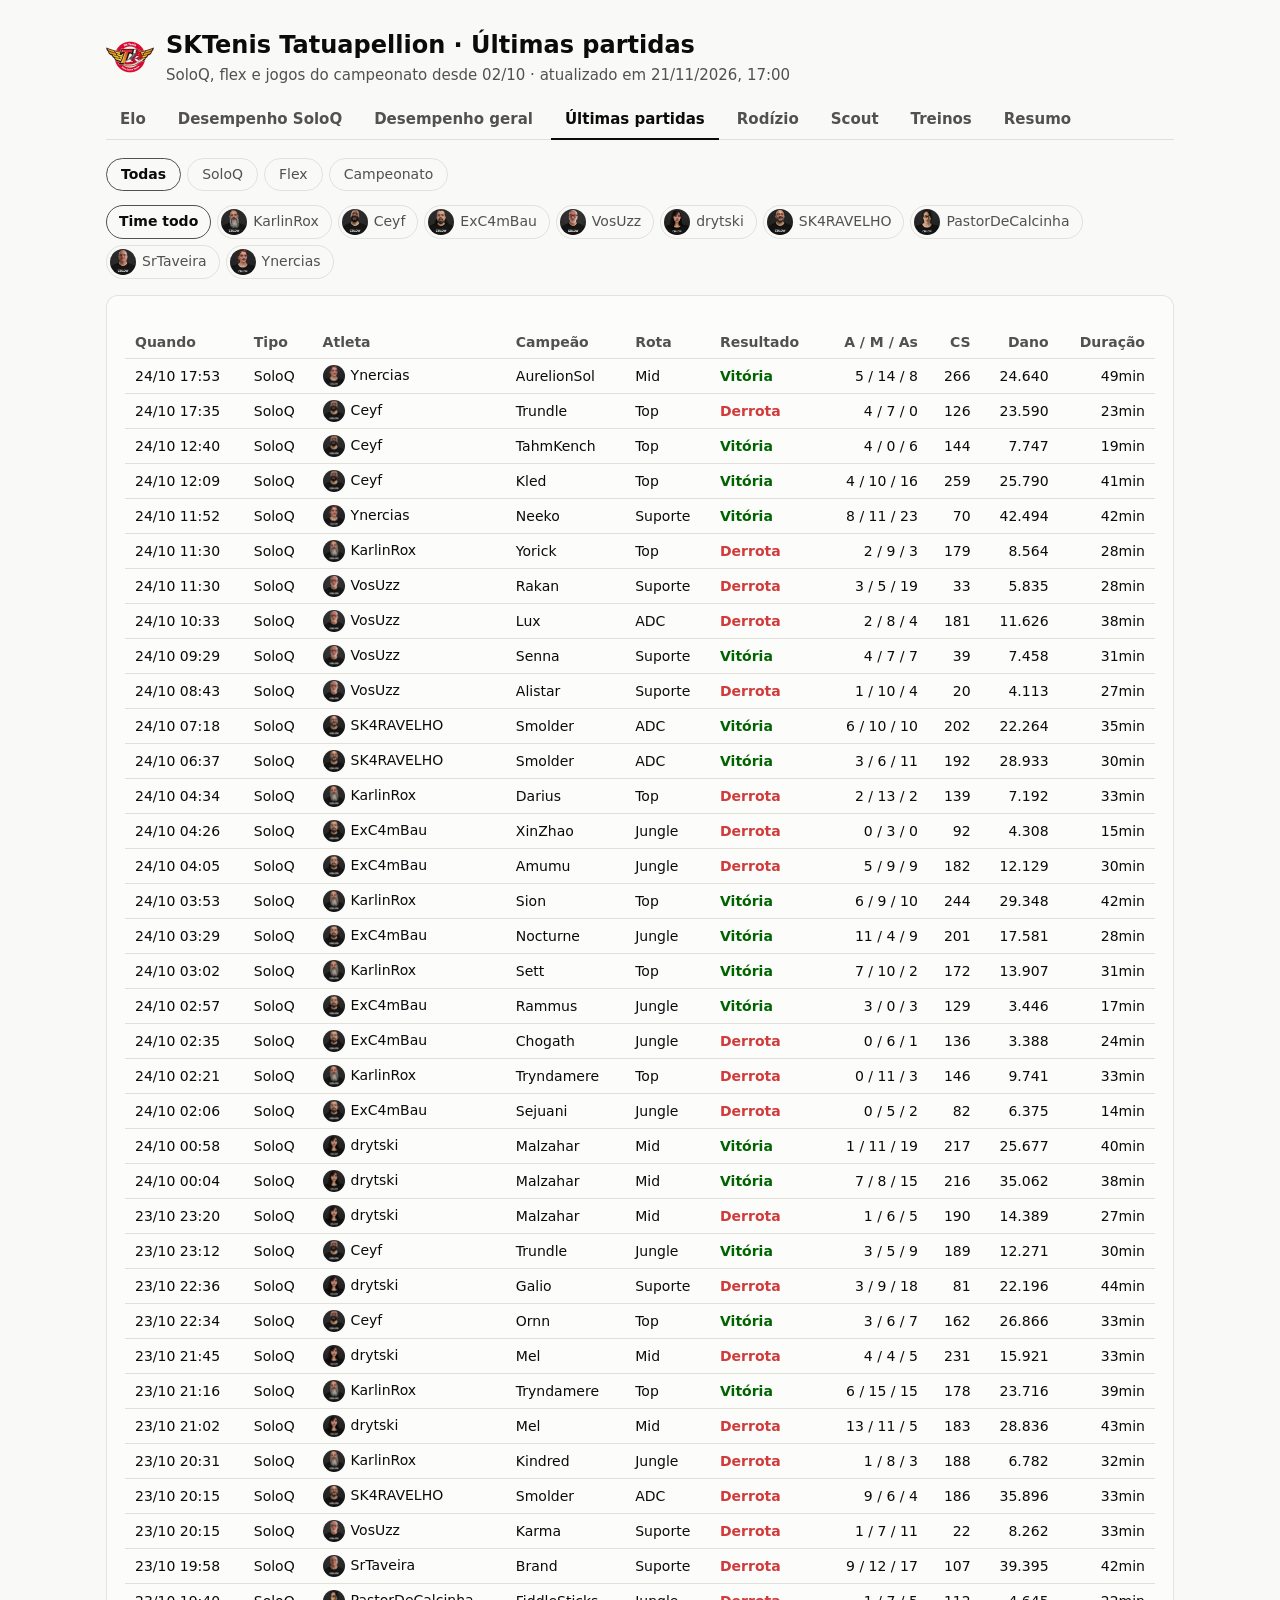
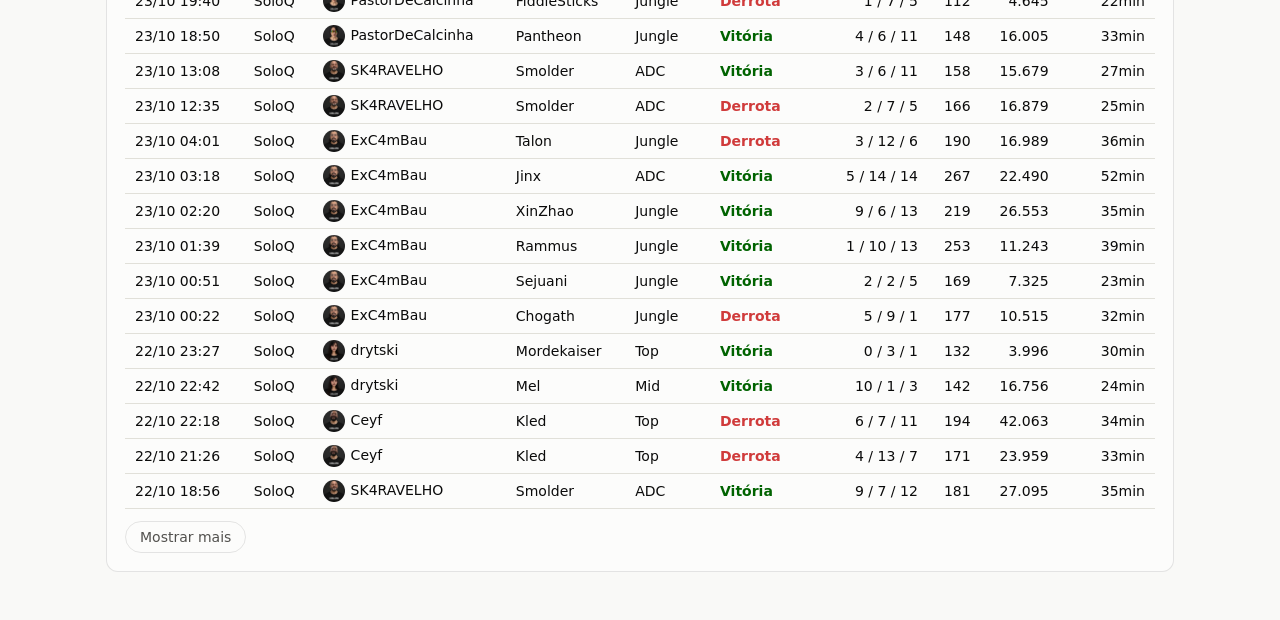
<file: site/partidas.html>
<!doctype html>
<html lang="pt-BR">
<head>
<meta charset="utf-8">
<meta name="viewport" content="width=device-width, initial-scale=1">
<title>SKTenis Partidas</title>
<link rel="icon" type="image/webp" href="fotos/time.webp">
<link rel="stylesheet" href="estilo.css">
<script src="trava.js"></script>
<style>
  .mais { margin-top: 12px; }
  .mais button {
    font: inherit; font-size: 14px; color: var(--ink-2); background: transparent;
    border: 1px solid var(--border); border-radius: 999px; padding: 5px 14px; cursor: pointer;
  }
  .mais button:hover { background: var(--border); }
</style>
</head>
<body>
<main>
  <header>
    <img src="fotos/time.webp" alt="">
    <div>
      <h1>SKTenis Tatuapellion · Últimas partidas</h1>
      <p class="sub" id="sub">Carregando…</p>
    </div>
  </header>
  <nav class="abas">
    <a href="./">Elo</a>
    <a href="desempenho.html">Desempenho SoloQ</a>
    <a href="geral.html">Desempenho geral</a>
    <a href="partidas.html" aria-current="page">Últimas partidas</a>
    <a href="rodizio.html">Rodízio</a>
    <a href="scout.html">Scout</a>
    <a href="treinos.html">Treinos</a>
    <a href="resumo.html">Resumo</a>
  </nav>

  <div class="filtros" id="filas" role="group" aria-label="Tipo de partida">
    <button type="button" data-fila="" aria-pressed="true">Todas</button>
    <button type="button" data-fila="solo">SoloQ</button>
    <button type="button" data-fila="flex">Flex</button>
    <button type="button" data-fila="campeonato">Campeonato</button>
  </div>

  <div class="quem-filtro" id="filtro" role="group" aria-label="Atleta"></div>

  <section class="card">
    <div class="tabela-wrap"><table id="tab-partidas"></table></div>
    <div class="mais" id="mais" hidden><button type="button">Mostrar mais</button></div>
  </section>
</main>

<script>
const ROTA = { TOP: "Top", JUNGLE: "Jungle", MIDDLE: "Mid", BOTTOM: "ADC", UTILITY: "Suporte" };
const NOME_FILA = { solo: "SoloQ", flex: "Flex", campeonato: "Campeonato" };
const POR_PAGINA = 50;
let jogadores = [], partidas = [], sel = null, fila = "", mostrar = POR_PAGINA;
let dd = { versao: null, porId: {} };  // Data Dragon: ícones e nomes em português

const el = (tag, props = {}, ...filhos) => {
  const e = Object.assign(document.createElement(tag), props);
  e.append(...filhos);
  return e;
};

function campeao(nome) {
  const c = dd.porId[nome.toLowerCase()];
  return { nome: c?.name || nome, icone: c && dd.versao ? `https://ddragon.leagueoflegends.com/cdn/${dd.versao}/img/champion/${c.id}.png` : null };
}

const doJogador = j => p => p.riot_id.toLowerCase() === j.riot_id.toLowerCase();
const filaDe = p => p.fila || "solo";  // partidas antigas não têm "fila": eram todas solo

function selecionadas() {
  const validas = partidas.filter(p => !p.remake && (!fila || filaDe(p) === fila));
  return sel ? validas.filter(doJogador(sel)) : validas;
}

function desenharFiltro() {
  const box = document.getElementById("filtro");
  box.replaceChildren();
  const botao = (j) => {
    const b = el("button", { type: "button" });
    b.setAttribute("aria-pressed", String(sel === j));
    if (j?.foto) b.append(el("img", { src: j.foto, alt: "" }));
    else b.classList.add("sem-foto");
    b.append(j ? j.nome : "Time todo");
    b.addEventListener("click", () => { sel = j; mostrar = POR_PAGINA; render(); });
    return b;
  };
  box.append(botao(null), ...jogadores.map(botao));
}

function celCampeao(nome) {
  const c = campeao(nome);
  const box = el("span", { className: "camp" });
  if (c.icone) box.append(el("img", { src: c.icone, alt: "", loading: "lazy" }));
  box.append(c.nome);
  return box;
}

function celJogador(j) {
  const box = el("span");
  if (j.foto) box.append(el("img", { className: "mini", src: j.foto, alt: "" }));
  box.append(j.nome);
  return box;
}

function desenharPartidas(lista) {
  const porRid = Object.fromEntries(jogadores.map(j => [j.riot_id.toLowerCase(), j]));
  const ordenadas = [...lista].sort((a, b) => b.fim.localeCompare(a.fim));

  const cab = [["Quando"]];
  if (!fila) cab.push(["Tipo"]);
  if (!sel) cab.push(["Atleta"]);
  cab.push(["Campeão"], ["Rota"], ["Resultado"], ["A / M / As", 1], ["CS", 1], ["Dano", 1], ["Duração", 1]);

  const thead = el("thead", {}, el("tr", {}, ...cab.map(([txt, num]) => el("th", { className: num ? "num" : "", textContent: txt }))));
  const tbody = el("tbody");
  for (const p of ordenadas.slice(0, mostrar)) {
    const [d, h] = p.fim.split("T");
    const cels = [`${d.slice(8, 10)}/${d.slice(5, 7)} ${h.slice(0, 5)}`];
    if (!fila) cels.push(NOME_FILA[filaDe(p)]);
    if (!sel) cels.push(celJogador(porRid[p.riot_id.toLowerCase()] || { nome: p.riot_id }));
    cels.push(celCampeao(p.campeao), ROTA[p.rota] || "—",
      el("span", { className: `res ${p.vitoria ? "v" : "d"}`, textContent: p.vitoria ? "Vitória" : "Derrota" }),
      `${p.abates} / ${p.mortes} / ${p.assistencias}`, String(p.cs),
      p.dano == null ? "—" : p.dano.toLocaleString("pt-BR"), `${Math.floor(p.duracao / 60)}min`);
    tbody.append(el("tr", {}, ...cels.map((c, i) => {
      const td = el("td", { className: cab[i][1] ? "num" : "" });
      if (c instanceof Node) td.append(c); else td.textContent = c;
      return td;
    })));
  }
  if (!ordenadas.length) tbody.append(el("tr", {}, el("td", { colSpan: cab.length, className: "muted", textContent: "Nenhuma partida ainda." })));
  document.getElementById("tab-partidas").replaceChildren(thead, tbody);
  document.getElementById("mais").hidden = ordenadas.length <= mostrar;
}

function render() {
  desenharFiltro();
  desenharPartidas(selecionadas());
}

async function dataDragon() {
  try {
    const versoes = await fetch("https://ddragon.leagueoflegends.com/api/versions.json").then(r => r.json());
    const dados = await fetch(`https://ddragon.leagueoflegends.com/cdn/${versoes[0]}/data/pt_BR/champion.json`).then(r => r.json());
    dd = { versao: versoes[0], porId: Object.fromEntries(Object.values(dados.data).map(c => [c.id.toLowerCase(), c])) };
  } catch { /* sem ícones: mostra só os nomes */ }
}

document.querySelector("#mais button").addEventListener("click", () => { mostrar += POR_PAGINA; render(); });
document.querySelectorAll("#filas button").forEach(b => b.addEventListener("click", () => {
  fila = b.dataset.fila;
  mostrar = POR_PAGINA;
  document.querySelectorAll("#filas button").forEach(x => x.setAttribute("aria-pressed", String(x === b)));
  render();
}));

Promise.all([
  fetch("dados.json", { cache: "no-store" }).then(r => r.json()),
  Trava.abrir(["partidas.json"]),
  dataDragon(),
]).then(([d, [p]]) => {
  jogadores = d.jogadores;
  partidas = p;
  const quando = new Date(d.atualizado_em);
  document.getElementById("sub").textContent =
    `SoloQ, flex e jogos do campeonato desde 02/10 · atualizado em ${quando.toLocaleString("pt-BR", { dateStyle: "short", timeStyle: "short" })}`;
  render();
}).catch(() => {
  const sub = document.getElementById("sub");
  if (sub.textContent === "Carregando…") sub.textContent = "Ainda não há dados.";
});
</script>
</body>
</html>
</file>
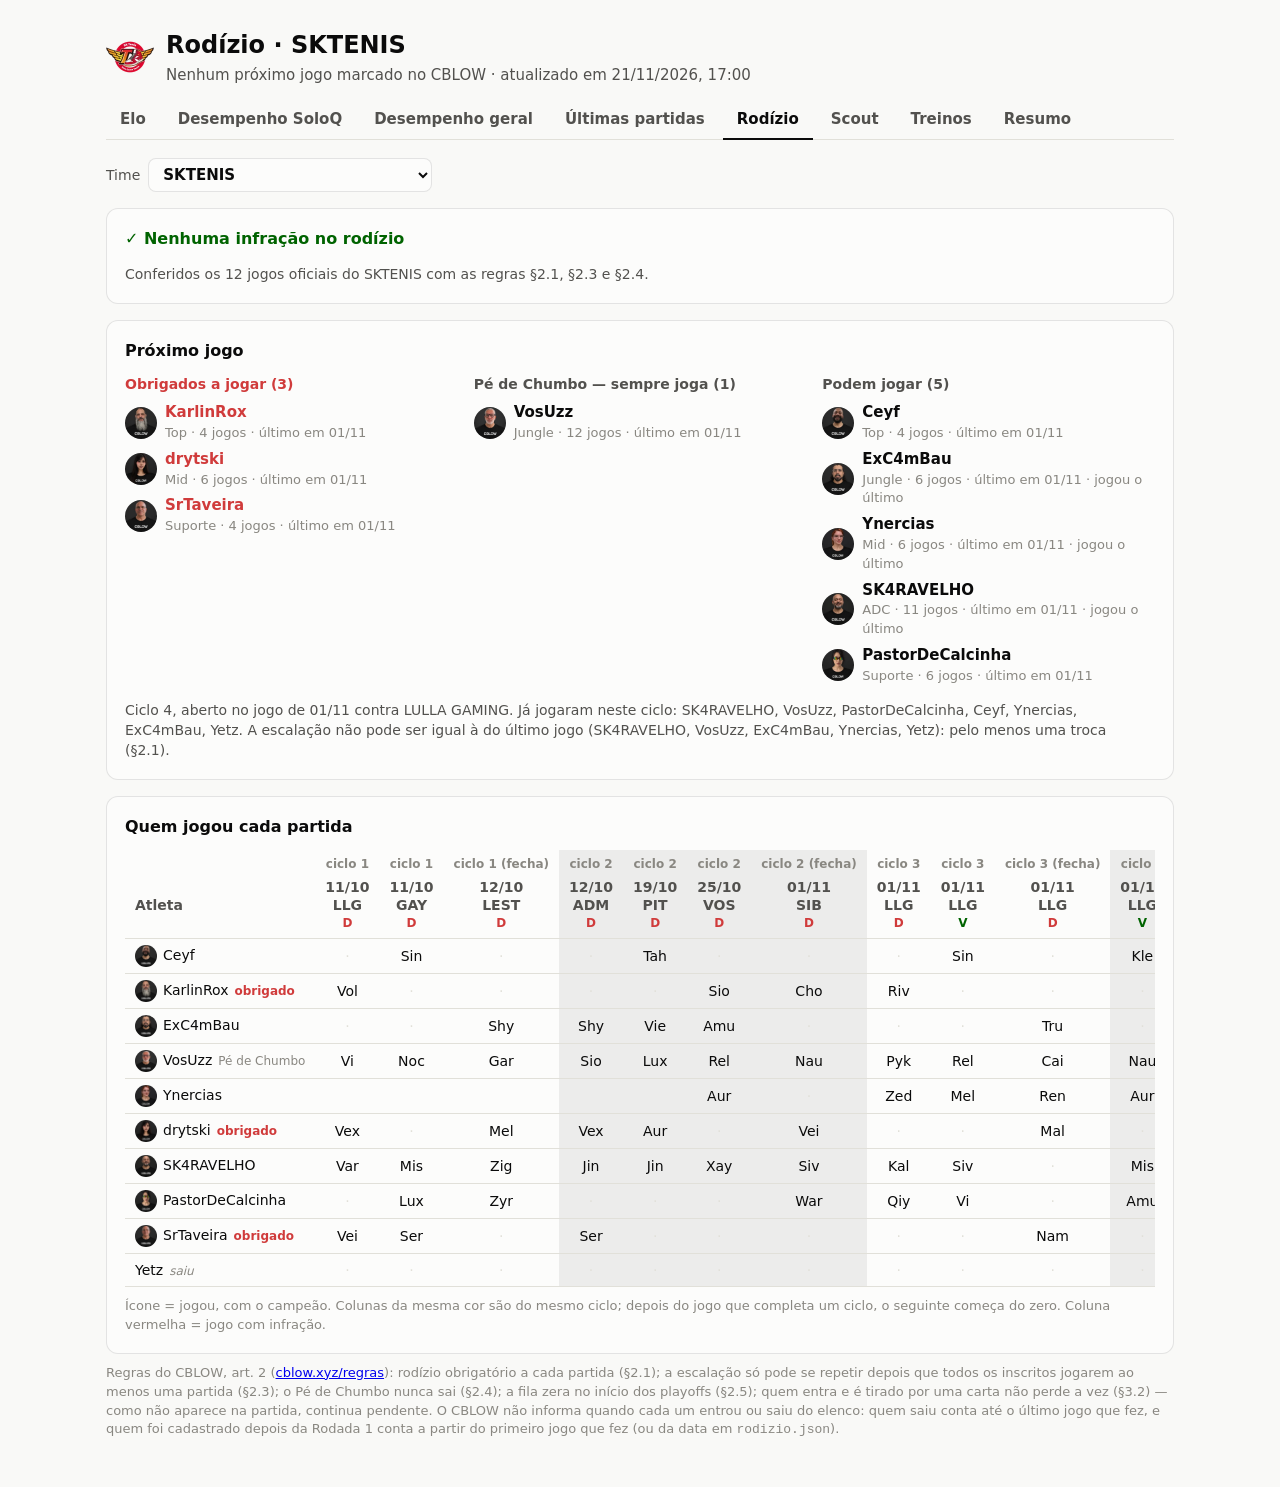
<file: site/rodizio.html>
<!doctype html>
<html lang="pt-BR">
<head>
<meta charset="utf-8">
<meta name="viewport" content="width=device-width, initial-scale=1">
<title>SKTenis Rodízio</title>
<link rel="icon" type="image/webp" href="fotos/time.webp">
<link rel="stylesheet" href="estilo.css">
<style>
  .grupos { display: grid; gap: 16px; grid-template-columns: repeat(auto-fit, minmax(min(100%, 260px), 1fr)); }
  .grupo h3 { font-size: 14px; margin: 0 0 8px; color: var(--ink-2); }
  .grupo.obrig h3 { color: var(--down); }
  .chips { display: flex; flex-direction: column; gap: 6px; }
  .chip { display: flex; align-items: center; gap: 8px; }
  .chip img { width: 32px; height: 32px; border-radius: 50%; object-fit: cover; background: var(--grid); flex: none; }
  .chip .nick { font-weight: 600; }
  .chip .det { color: var(--muted); font-size: 13px; }
  .grupo.obrig .chip .nick { color: var(--down); }
  .vazio-grupo { color: var(--muted); font-size: 14px; }
  .explica { color: var(--ink-2); font-size: 14px; margin: 14px 0 0; }
  .aviso { color: var(--down); font-size: 14px; margin: 10px 0 0; font-weight: 600; }
  section.card + section.card { margin-top: 16px; }
  th.jogo { text-align: center; font-weight: 600; line-height: 1.25; }
  th.jogo .adv { display: block; }
  th.jogo .res { font-size: 12px; }
  td.cel { text-align: center; }
  td.cel img { width: 26px; height: 26px; border-radius: 6px; vertical-align: middle; }
  td.cel .sem { color: var(--grid); }
  .par { background: color-mix(in srgb, var(--border) 60%, transparent); }
  tr.ciclos th { font-size: 12px; color: var(--muted); text-align: center; border-bottom: 0; padding-bottom: 0; }
  td.quem { white-space: nowrap; }
  td.quem img { width: 22px; height: 22px; border-radius: 50%; object-fit: cover; vertical-align: middle; margin-right: 6px; }
  .tag-obrig { color: var(--down); font-size: 12px; font-weight: 600; margin-left: 6px; }
  .tag-fixo { color: var(--muted); font-size: 12px; margin-left: 6px; }
  .tag-saiu { color: var(--muted); font-size: 12px; margin-left: 6px; font-style: italic; }
  .seletor { display: flex; align-items: center; gap: 8px; margin-bottom: 16px; color: var(--ink-2); font-size: 14px; }
  .seletor select {
    font: inherit; font-size: 15px; font-weight: 600; color: var(--ink); background: var(--surface);
    border: 1px solid var(--border); border-radius: 8px; padding: 6px 10px; max-width: 100%;
  }
  .infracoes { margin-bottom: 16px; border-color: color-mix(in srgb, var(--down) 55%, transparent); }
  .infracoes.ok { border-color: var(--border); }
  .infracoes h2 { color: var(--down); }
  .infracoes.ok h2 { color: var(--up); }
  .infracoes ul { margin: 0; padding-left: 20px; display: flex; flex-direction: column; gap: 8px; }
  .infracoes li strong { color: var(--ink); }
  .infracoes .regra { color: var(--ink-2); }
  th.jogo.erro { background: color-mix(in srgb, var(--down) 22%, transparent); }
  td.cel.erro { background: color-mix(in srgb, var(--down) 10%, transparent); }
  th.jogo .alerta { display: block; color: var(--down); font-size: 12px; }
  th.jogo .incompleta { display: block; color: var(--muted); font-size: 11px; font-weight: 400; }
</style>
</head>
<body>
<main>
  <header>
    <img src="fotos/time.webp" alt="">
    <div>
      <h1 id="titulo">Rodízio</h1>
      <p class="sub" id="sub">Carregando…</p>
    </div>
  </header>
  <nav class="abas">
    <a href="./">Elo</a>
    <a href="desempenho.html">Desempenho SoloQ</a>
    <a href="geral.html">Desempenho geral</a>
    <a href="partidas.html">Últimas partidas</a>
    <a href="rodizio.html" aria-current="page">Rodízio</a>
    <a href="scout.html">Scout</a>
    <a href="treinos.html">Treinos</a>
    <a href="resumo.html">Resumo</a>
  </nav>

  <label class="seletor">Time <select id="time" aria-label="Time"></select></label>

  <section class="card infracoes" id="infracoes"></section>

  <section class="card">
    <h2 id="titulo-proximo">Próximo jogo</h2>
    <div class="grupos" id="grupos"></div>
    <p class="aviso" id="aviso" hidden></p>
    <p class="explica" id="explica"></p>
  </section>

  <section class="card">
    <h2>Quem jogou cada partida</h2>
    <div class="tabela-wrap"><table id="historico"></table></div>
    <p class="nota">Ícone = jogou, com o campeão. Colunas da mesma cor são do mesmo ciclo; depois do jogo que completa um ciclo, o seguinte começa do zero. Coluna vermelha = jogo com infração.</p>
  </section>

  <p class="nota">Regras do CBLOW, art. 2 (<a href="https://cblow.xyz/regras">cblow.xyz/regras</a>): rodízio obrigatório a cada partida (§2.1);
    a escalação só pode se repetir depois que todos os inscritos jogarem ao menos uma partida (§2.3); o Pé de Chumbo nunca sai (§2.4);
    a fila zera no início dos playoffs (§2.5); quem entra e é tirado por uma carta não perde a vez (§3.2) — como não aparece na partida, continua pendente.
    O CBLOW não informa quando cada um entrou ou saiu do elenco: quem saiu conta até o último jogo que fez, e quem foi cadastrado depois da Rodada 1 conta a partir do primeiro jogo que fez (ou da data em <code>rodizio.json</code>).</p>
</main>

<script>
const ROTA = { top: "Top", jungle: "Jungle", mid: "Mid", adc: "ADC", support: "Suporte" };
const ORDEM_ROTA = ["top", "jungle", "mid", "adc", "support"];
const CHAVE_TIME = "rodizio-time";
let dd = { versao: null, porId: {} };  // Data Dragon: ícones e nomes em português
let dados = null;

const el = (tag, props = {}, ...filhos) => {
  const e = Object.assign(document.createElement(tag), props);
  e.append(...filhos);
  return e;
};
const dataCurta = iso => new Date(iso).toLocaleString("pt-BR", { day: "2-digit", month: "2-digit" });
const diaBrasilia = iso => new Date(new Date(iso).getTime() - 3 * 3600e3).toISOString().slice(0, 10);
const lista = nomes => (nomes.length > 1 ? `${nomes.slice(0, -1).join(", ")} e ${nomes.at(-1)}` : nomes[0] || "");

function icone(nome) {
  const c = dd.porId[nome.toLowerCase()];
  if (!c || !dd.versao) return el("span", { textContent: nome.slice(0, 3), title: nome });
  return el("img", { src: `https://ddragon.leagueoflegends.com/cdn/${dd.versao}/img/champion/${c.id}.png`, alt: c.name, title: c.name, loading: "lazy" });
}

// Percorre os jogos em ordem, acompanha quem ainda falta jogar no ciclo (§2.3) e marca as infrações.
// - O Pé de Chumbo (§2.4) não entra na conta: joga sempre.
// - Quem entra no elenco depois (rodizio.json) passa a faltar a partir da data de entrada.
// - Quem saiu do time conta até o último jogo que fez (o CBLOW não informa a data de saída).
// - Quando o último que faltava joga, o ciclo fecha; o próximo ciclo começa do zero no jogo seguinte.
// - No primeiro jogo dos playoffs a fila zera (§2.5); se o próximo jogo é o primeiro deles, ela já sai zerada.
// No CBLOW os playoffs são a "Escalada" e a "Grande Final"; o "Desempate" ainda é da fase de grupos.
const ehPlayoff = fase => /playoff|escalada|final/i.test(fase || "");

function calcular(t) {
  const nick = Object.fromEntries([...t.elenco.map(p => [p.slug, p.nick]),
    ...t.jogos.flatMap(j => j.escalacao.map(e => [e.slug, e.nick]))]);
  const rodam = t.elenco.filter(p => !p.pe_de_chumbo);
  const fixos = t.elenco.filter(p => p.pe_de_chumbo && !p.saiu).map(p => p.slug);
  const ultimoJogo = {};
  t.jogos.forEach((j, i) => j.escalacao.forEach(e => { ultimoJogo[e.slug] = i; }));
  const ativo = (p, i) => !p.saiu || (ultimoJogo[p.slug] != null && i <= ultimoJogo[p.slug]);

  const conhecidos = new Set(), pendentes = new Set();
  let ciclo = 1, inicio = null, playoffs = false, vistas = [], anterior = null;
  const atualizar = (dia, i) => rodam.forEach(p => {
    const vale = (!p.entrada || p.entrada <= dia) && ativo(p, i);
    if (vale && !conhecidos.has(p.slug)) { conhecidos.add(p.slug); pendentes.add(p.slug); }
    if (!vale && conhecidos.has(p.slug)) { conhecidos.delete(p.slug); pendentes.delete(p.slug); }
  });

  t.jogos.forEach((j, i) => {
    atualizar(diaBrasilia(j.quando), i);
    if (ehPlayoff(j.fase) && !playoffs) {
      playoffs = true;
      if (inicio) ciclo++;
      conhecidos.forEach(s => pendentes.add(s));
      inicio = null;
      vistas = [];
    }
    inicio ||= j;
    j.ciclo = ciclo;
    const esc = new Set(j.escalacao.map(e => e.slug));
    const chave = [...esc].sort().join(",");
    const faltavam = [...pendentes].filter(s => !esc.has(s)).map(s => nick[s]);

    j.erros = [];
    // Com jogador faltando no registro do CBLOW, não dá para saber se a escalação se repetiu.
    j.incompleta = esc.size < 5;
    fixos.filter(f => !esc.has(f)).forEach(f => j.erros.push({ regra: "§2.4", texto: `o Pé de Chumbo ${nick[f]} ficou de fora.` }));
    if (j.incompleta || anterior?.j.incompleta) {
      // sem comparação
    } else if (anterior && chave === anterior.chave) {
      j.erros.push({ regra: "§2.1", texto: `mesma escalação do jogo anterior (${dataCurta(anterior.j.quando)} contra ${anterior.j.adversario.tag}), sem nenhuma troca.` });
    } else {
      const igual = vistas.find(v => v.chave === chave);
      if (igual && faltavam.length) {
        j.erros.push({ regra: "§2.3", texto: `repetiu a escalação do jogo de ${dataCurta(igual.j.quando)} contra ${igual.j.adversario.tag}, `
          + `mas ${lista(faltavam)} ainda não ${faltavam.length > 1 ? "tinham" : "tinha"} jogado no ciclo ${ciclo}.` });
      }
    }

    esc.forEach(s => pendentes.delete(s));
    vistas.push({ chave, j });
    anterior = { chave, j };
    if (!pendentes.size) {
      ciclo++;
      j.fechou = true;
      conhecidos.forEach(s => pendentes.add(s));
      inicio = null;
      vistas = [];
    }
  });
  atualizar(diaBrasilia(new Date().toISOString()), t.jogos.length);
  if (ehPlayoff(t.proximo?.fase) && !playoffs) {
    if (inicio) ciclo++;
    conhecidos.forEach(s => pendentes.add(s));
    inicio = null;
  }
  return { pendentes, ciclo, inicio };
}

function chip(p, det) {
  const img = el("img", { alt: "" });
  if (p.foto) img.src = p.foto;
  return el("div", { className: "chip" }, img, el("div", {}, el("div", { className: "nick", textContent: p.nick }),
    el("div", { className: "det", textContent: det })));
}

function desenharInfracoes(t) {
  const box = document.getElementById("infracoes");
  const comErro = t.jogos.filter(j => j.erros.length);
  box.classList.toggle("ok", !comErro.length);
  if (!t.jogos.length) {
    box.replaceChildren(el("h2", { textContent: "Nenhum jogo oficial ainda" }));
    return;
  }
  const incompletos = t.jogos.filter(j => j.incompleta).length;
  const obsIncompletos = incompletos
    ? [el("p", { className: "explica", textContent: `${incompletos} ${incompletos > 1 ? "jogos estão" : "jogo está"} com a escalação incompleta no CBLOW (marcados com x/5): nesses não dá para conferir repetição de escalação.` })]
    : [];
  if (!comErro.length) {
    box.replaceChildren(el("h2", { textContent: "✓ Nenhuma infração no rodízio" }),
      el("p", { className: "explica", textContent: `Conferidos os ${t.jogos.length} jogos oficiais do ${t.nome} com as regras §2.1, §2.3 e §2.4.` }),
      ...obsIncompletos);
    return;
  }
  const n = comErro.reduce((s, j) => s + j.erros.length, 0);
  box.replaceChildren(el("h2", { textContent: `⚠ ${n} ${n > 1 ? "infrações" : "infração"} no rodízio` }),
    el("ul", {}, ...comErro.flatMap(j => j.erros.map(e => el("li", {},
      el("strong", { textContent: `Jogo de ${dataCurta(j.quando)} contra ${j.adversario.nome}` }),
      el("span", { className: "regra", textContent: ` · ${e.regra}: ` }), e.texto,
      ...(j.carta ? [el("span", { className: "regra", textContent: ` (carta do jogo: ${j.carta})` })] : []))))),
    el("p", { className: "explica", textContent: "Cartas que tiram jogador (§3.2) podem explicar uma ausência; pelo §3.1 a escalação é definida antes do sorteio da carta." }),
    ...obsIncompletos);
}

function render() {
  const t = dados.times.find(x => x.slug === document.getElementById("time").value);
  const { pendentes, ciclo, inicio } = calcular(t);
  const elenco = t.elenco.filter(p => !p.saiu);
  const ultimo = t.jogos[t.jogos.length - 1];
  const ultimaEsc = new Set(ultimo ? ultimo.escalacao.map(e => e.slug) : []);
  const jogou = slug => t.jogos.filter(j => j.escalacao.some(e => e.slug === slug));
  const det = p => {
    const js = jogou(p.slug);
    const funcao = ROTA[p.funcao] || p.funcao;
    return js.length ? `${funcao} · ${js.length} jogo${js.length > 1 ? "s" : ""} · último em ${dataCurta(js[js.length - 1].quando)}`
      : `${funcao} · ainda não jogou`;
  };
  const porRota = (a, b) => ORDEM_ROTA.indexOf(a.funcao) - ORDEM_ROTA.indexOf(b.funcao);

  document.getElementById("titulo").textContent = `Rodízio · ${t.nome}`;
  const atualizado = new Date(dados.atualizado_em).toLocaleString("pt-BR", { dateStyle: "short", timeStyle: "short" });
  const sub = document.getElementById("sub");
  if (t.proximo) {
    const quando = new Date(t.proximo.quando).toLocaleString("pt-BR", { weekday: "short", day: "2-digit", month: "2-digit", hour: "2-digit", minute: "2-digit" });
    document.getElementById("titulo-proximo").textContent = `Próximo jogo: ${t.proximo.adversario.nome}`;
    sub.textContent = `${quando} · ${t.proximo.fase} · melhor de ${t.proximo.melhor_de} · atualizado em ${atualizado}`;
  } else {
    document.getElementById("titulo-proximo").textContent = "Próximo jogo";
    sub.textContent = `Nenhum próximo jogo marcado no CBLOW · atualizado em ${atualizado}`;
  }
  desenharInfracoes(t);

  const obrig = elenco.filter(p => pendentes.has(p.slug)).sort(porRota);
  const fixos = elenco.filter(p => p.pe_de_chumbo);
  const livres = elenco.filter(p => !p.pe_de_chumbo && !pendentes.has(p.slug)).sort(porRota);
  const grupo = (classe, titulo, membros, vazio, detalhe = det) => el("div", { className: `grupo ${classe}` },
    el("h3", { textContent: `${titulo} (${membros.length})` }),
    membros.length ? el("div", { className: "chips" }, ...membros.map(p => chip(p, detalhe(p))))
      : el("div", { className: "vazio-grupo", textContent: vazio }));
  document.getElementById("grupos").replaceChildren(
    grupo("obrig", "Obrigados a jogar", obrig, "Ninguém pendente: escalação livre (só não pode repetir a última)."),
    grupo("fixo", "Pé de Chumbo — sempre joga", fixos, "Ninguém."),
    grupo("livre", "Podem jogar", livres, "Ninguém.",
      p => det(p) + (ultimaEsc.has(p.slug) ? " · jogou o último" : "")),
  );

  const vagas = 5 - fixos.length;
  const aviso = document.getElementById("aviso");
  aviso.hidden = obrig.length <= vagas;
  aviso.textContent = `São ${obrig.length} pendentes para ${vagas} vagas: quem não entrar agora continua obrigado no jogo seguinte.`;

  const partes = [];
  if (inicio) {
    const ja = [...new Set(t.jogos.filter(j => j.ciclo === ciclo).flatMap(j => j.escalacao.map(e => e.nick)))];
    partes.push(`Ciclo ${ciclo}, aberto no jogo de ${dataCurta(inicio.quando)} contra ${inicio.adversario.nome}.`);
    if (ja.length) partes.push(`Já jogaram neste ciclo: ${ja.join(", ")}.`);
  } else if (t.jogos.length) {
    partes.push(`O ciclo ${ciclo - 1} fechou no último jogo; o ciclo ${ciclo} começa no próximo, com todos pendentes.`);
  }
  if (ultimo) partes.push(`A escalação não pode ser igual à do último jogo (${ultimo.escalacao.map(e => e.nick).join(", ")}): pelo menos uma troca (§2.1).`);
  document.getElementById("explica").textContent = partes.join(" ");

  // Histórico: jogadores nas linhas, jogos nas colunas, cor alternada por ciclo, vermelho onde houve infração.
  const cor = j => (j.ciclo % 2 ? "" : "par") + (j.erros.length ? " erro" : "");
  const linhaCiclos = el("tr", { className: "ciclos" }, el("th"),
    ...t.jogos.map(j => el("th", { className: cor(j), textContent: j.fechou ? `ciclo ${j.ciclo} (fecha)` : `ciclo ${j.ciclo}` })),
    el("th"));
  const linhaJogos = el("tr", {}, el("th", { textContent: "Atleta" }), ...t.jogos.map(j => el("th", {
      className: `jogo ${cor(j)}`, title: j.erros.map(e => `${e.regra}: ${e.texto}`).join("\n") },
    el("span", { textContent: dataCurta(j.quando) }), el("span", { className: "adv", textContent: j.adversario.tag }),
    el("span", { className: `res ${j.vitoria ? "v" : "d"}`, textContent: j.vitoria ? "V" : "D", title: j.carta ? `Carta: ${j.carta}` : "" }),
    ...(j.erros.length ? [el("span", { className: "alerta", textContent: `⚠ ${j.erros.map(e => e.regra).join(" ")}` })] : []),
    ...(j.incompleta ? [el("span", { className: "incompleta", textContent: `${j.escalacao.length}/5`, title: "O CBLOW registrou só parte da escalação deste jogo" })] : []))),
    el("th", { className: "num", textContent: "Jogos" }));
  // Quem jogou mas não está mais no elenco do time (trocou de time) também aparece, como "saiu".
  const noElenco = new Set(t.elenco.map(p => p.slug));
  const extras = [...new Map(t.jogos.flatMap(j => j.escalacao).filter(e => !noElenco.has(e.slug))
    .map(e => [e.slug, { nick: e.nick, slug: e.slug, funcao: "", saiu: true }])).values()];
  const linhas = [...elenco.sort(porRota), ...t.elenco.filter(p => p.saiu), ...extras];
  const corpo = el("tbody", {}, ...linhas.map(p => el("tr", {},
    el("td", { className: "quem" }, ...(p.foto ? [el("img", { src: p.foto, alt: "" })] : []), p.nick,
      ...(p.pe_de_chumbo ? [el("span", { className: "tag-fixo", textContent: "Pé de Chumbo" })] : []),
      ...(p.saiu ? [el("span", { className: "tag-saiu", textContent: "saiu" })] : []),
      ...(pendentes.has(p.slug) ? [el("span", { className: "tag-obrig", textContent: "obrigado" })] : [])),
    ...t.jogos.map(j => {
      const e = j.escalacao.find(x => x.slug === p.slug);
      const fora = p.entrada && diaBrasilia(j.quando) < p.entrada;
      return el("td", { className: `cel ${cor(j)}` }, e ? icone(e.campeao)
        : el("span", { className: "sem", textContent: fora ? "" : "·", title: fora ? "ainda não estava no elenco" : "" }));
    }),
    el("td", { className: "num", textContent: String(jogou(p.slug).length) }))));
  document.getElementById("historico").replaceChildren(el("thead", {}, linhaCiclos, linhaJogos), corpo);
}

// Abre no time do link (?time=slug), no último escolhido neste aparelho ou no SKTenis.
function preencherTimes() {
  let salvo = new URLSearchParams(location.search).get("time");
  if (!salvo) { try { salvo = localStorage.getItem(CHAVE_TIME); } catch {} }
  const inicial = dados.times.some(t => t.slug === salvo) ? salvo : dados.padrao;
  document.getElementById("time").replaceChildren(...dados.times.map(t => {
    calcular(t);
    const erros = t.jogos.reduce((s, j) => s + j.erros.length, 0);
    return el("option", { value: t.slug, selected: t.slug === inicial, textContent: `${t.nome}${erros ? ` · ⚠ ${erros}` : ""}` });
  }));
}

async function dataDragon() {
  try {
    const versoes = await fetch("https://ddragon.leagueoflegends.com/api/versions.json").then(r => r.json());
    const dados = await fetch(`https://ddragon.leagueoflegends.com/cdn/${versoes[0]}/data/pt_BR/champion.json`).then(r => r.json());
    dd = { versao: versoes[0], porId: Object.fromEntries(Object.values(dados.data).map(c => [c.id.toLowerCase(), c])) };
  } catch { /* sem ícones: mostra as iniciais */ }
}

document.getElementById("time").addEventListener("change", e => {
  try { localStorage.setItem(CHAVE_TIME, e.target.value); } catch {}
  render();
});

Promise.all([fetch("rodizio.json", { cache: "no-store" }).then(r => r.json()), dataDragon()])
  .then(([d]) => {
    dados = d;
    preencherTimes();
    render();
  })
  .catch(() => { document.getElementById("sub").textContent = "Ainda não há dados do rodízio."; });
</script>
</body>
</html>
</file>
<file: site/estilo.css>
:root {
  color-scheme: light;
  --page: #f9f9f7;
  --surface: #fcfcfb;
  --ink: #0b0b0b;
  --ink-2: #52514e;
  --muted: #898781;
  --grid: #e1e0d9;
  --axis: #c3c2b7;
  --border: rgba(11,11,11,0.10);
  --up: #006300;
  --down: #d03b3b;
  --s1: #2a78d6; --s2: #eb6834; --s3: #1baf7a; --s4: #eda100;
  --s5: #e87ba4; --s6: #008300; --s7: #6250d6; --s8: #e34948;
}
@media (prefers-color-scheme: dark) {
  :root:not([data-theme="light"]) {
    color-scheme: dark;
    --page: #0d0d0d; --surface: #1a1a19; --ink: #f0efec; --ink-2: #c3c2b7;
    --grid: #2c2c2a; --axis: #383835; --border: rgba(255,255,255,0.10); --up: #0ca30c;
    --s1: #3987e5; --s2: #d95926; --s3: #199e70; --s4: #c98500;
    --s5: #d55181; --s6: #008300; --s7: #9085e9; --s8: #e66767;
  }
}
:root[data-theme="dark"] {
  color-scheme: dark;
  --page: #0d0d0d; --surface: #1a1a19; --ink: #f0efec; --ink-2: #c3c2b7;
  --grid: #2c2c2a; --axis: #383835; --border: rgba(255,255,255,0.10); --up: #0ca30c;
  --s1: #3987e5; --s2: #d95926; --s3: #199e70; --s4: #c98500;
  --s5: #d55181; --s6: #008300; --s7: #9085e9; --s8: #e66767;
}

* { box-sizing: border-box; }
body {
  margin: 0; background: var(--page); color: var(--ink);
  font: 15px/1.45 system-ui, -apple-system, "Segoe UI", sans-serif;
}
main { max-width: 1100px; margin: 0 auto; padding: 28px 16px 48px; }
h1 { font-size: 24px; margin: 0 0 2px; }
h2 { font-size: 16px; margin: 0 0 12px; }
.sub { color: var(--ink-2); margin: 0 0 20px; }
.card {
  background: var(--surface); border: 1px solid var(--border);
  border-radius: 12px; padding: 18px;
}

.filtros { display: flex; gap: 6px; flex-wrap: wrap; margin-bottom: 14px; }
.filtros button {
  font: inherit; font-size: 14px; color: var(--ink-2); background: transparent;
  border: 1px solid var(--border); border-radius: 999px; padding: 5px 14px; cursor: pointer;
}
.filtros button:hover { background: var(--border); }
.filtros button[aria-pressed="true"] { color: var(--ink); border-color: var(--ink-2); font-weight: 600; }

.grafico { position: relative; height: 420px; }
.nota { color: var(--muted); font-size: 13px; margin: 10px 0 0; }

.jogadores {
  display: grid; gap: 12px; margin-top: 16px;
  grid-template-columns: repeat(auto-fill, minmax(230px, 1fr));
}
.jog .topo { display: flex; align-items: center; gap: 8px; }
.jog .foto { width: 44px; height: 44px; border-radius: 50%; object-fit: cover; flex: none; background: var(--grid); }
.jog .quem { min-width: 0; }
.jog .linha-nome { display: flex; align-items: center; gap: 6px; }
.jog .chave { width: 16px; height: 3px; border-radius: 2px; flex: none; }
.jog .chave.tri { width: 10px; height: 9px; border-radius: 0; clip-path: polygon(50% 0, 100% 100%, 0 100%); }
.jog .nome { font-weight: 600; }
.jog .funcao { color: var(--muted); font-size: 13px; margin-left: auto; align-self: flex-start; }
.jog .rid { color: var(--muted); font-size: 13px; word-break: break-all; }
.jog .elo { margin-top: 12px; }
header { display: flex; align-items: center; gap: 12px; }
header { margin-bottom: 14px; }
header .sub { margin: 0; }
header img { width: 48px; height: 48px; }
.jog .elo { font-size: 22px; font-weight: 600; }
.jog .pdl { color: var(--ink-2); }
.jog dl { display: grid; grid-template-columns: 1fr auto; gap: 2px 10px; margin: 12px 0 0; font-size: 14px; }
.jog dt { color: var(--ink-2); }
.jog dd { margin: 0; text-align: right; font-variant-numeric: tabular-nums; }
.up { color: var(--up); }
.down { color: var(--down); }

details { margin-top: 16px; }
summary { cursor: pointer; font-weight: 600; }
.tabela-wrap { overflow-x: auto; margin-top: 12px; }
table { border-collapse: collapse; width: 100%; font-size: 14px; font-variant-numeric: tabular-nums; }
th, td { text-align: left; padding: 6px 10px; border-bottom: 1px solid var(--grid); white-space: nowrap; }
th { color: var(--ink-2); font-weight: 600; }
.vazio { color: var(--ink-2); }
@media (max-width: 600px) { .grafico { height: 320px; } }

.abas { display: flex; flex-wrap: wrap; gap: 4px; margin: 0 0 18px; border-bottom: 1px solid var(--grid); }
.abas a {
  color: var(--ink-2); text-decoration: none; padding: 8px 14px; font-weight: 600;
  border-bottom: 2px solid transparent; margin-bottom: -1px;
}
.abas a:hover { color: var(--ink); }
.abas a[aria-current="page"] { color: var(--ink); border-bottom-color: var(--ink); }

/* Filtro de atleta e células de tabela usados em Desempenho e Últimas partidas. */
.quem-filtro { display: flex; gap: 6px; flex-wrap: wrap; margin-bottom: 16px; }
.quem-filtro button {
  display: flex; align-items: center; gap: 6px;
  font: inherit; font-size: 14px; color: var(--ink-2); background: transparent;
  border: 1px solid var(--border); border-radius: 999px; padding: 3px 12px 3px 3px; cursor: pointer;
}
.quem-filtro button.sem-foto { padding-left: 12px; }
.quem-filtro button:hover { background: var(--border); }
.quem-filtro button[aria-pressed="true"] { color: var(--ink); border-color: var(--ink-2); font-weight: 600; }
.quem-filtro img { width: 26px; height: 26px; border-radius: 50%; object-fit: cover; }

td.num, th.num { text-align: right; }
.camp { display: flex; align-items: center; gap: 8px; }
.camp img { width: 28px; height: 28px; border-radius: 6px; }
.mini { width: 22px; height: 22px; border-radius: 50%; object-fit: cover; vertical-align: middle; margin-right: 6px; }
.res { font-weight: 600; }
.res.v { color: var(--up); }
.res.d { color: var(--down); }
.muted { color: var(--muted); }

/* Páginas de desempenho (desempenho.js). */
.tiles { display: grid; gap: 12px; grid-template-columns: repeat(auto-fit, minmax(150px, 1fr)); margin-bottom: 16px; }
.tile .rot { color: var(--ink-2); font-size: 13px; }
.tile .val { font-size: 26px; font-weight: 600; margin-top: 2px; }
.tile .det { color: var(--muted); font-size: 13px; }

.grafico.baixo { height: 260px; }
section.card + section.card { margin-top: 16px; }
.ordenar {
  font: inherit; font-weight: 600; color: var(--ink-2); background: none; border: 0; padding: 0;
  cursor: pointer; white-space: nowrap;
}
.ordenar:hover, .ordenar.ativo { color: var(--ink); }
.ordenar:focus-visible { outline: 2px solid var(--s1); outline-offset: 2px; border-radius: 2px; }
.cab-secao { display: flex; align-items: baseline; justify-content: space-between; gap: 12px; flex-wrap: wrap; margin-bottom: 12px; }
.cab-secao h2 { margin: 0; }
.cab-secao label { color: var(--ink-2); font-size: 14px; }
.cab-secao select {
  font: inherit; font-size: 14px; color: var(--ink); background: var(--surface);
  border: 1px solid var(--border); border-radius: 6px; padding: 2px 6px; margin-left: 4px;
}
.controles { display: flex; gap: 14px; flex-wrap: wrap; }


/* Abas privadas (trava.js) */
.trava { max-width: 460px; margin-bottom: 16px; }
.trava .explica { color: var(--ink-2); font-size: 14px; margin: 0 0 12px; }
.trava form { display: flex; gap: 8px; flex-wrap: wrap; }
.trava input[type="password"] {
  flex: 1 1 200px; font: inherit; color: var(--ink); background: var(--page);
  border: 1px solid var(--border); border-radius: 8px; padding: 8px 10px;
}
.trava button {
  font: inherit; font-weight: 600; color: var(--page); background: var(--ink);
  border: 0; border-radius: 8px; padding: 8px 16px; cursor: pointer;
}
.trava button:disabled { opacity: 0.6; cursor: wait; }
.trava .erro { color: var(--down); font-size: 14px; margin: 10px 0 0; }
.botao-trancar {
  margin-left: auto; align-self: center; font: inherit; font-size: 13px; color: var(--ink-2);
  background: transparent; border: 1px solid var(--border); border-radius: 999px; padding: 3px 10px; cursor: pointer;
}
</file>
